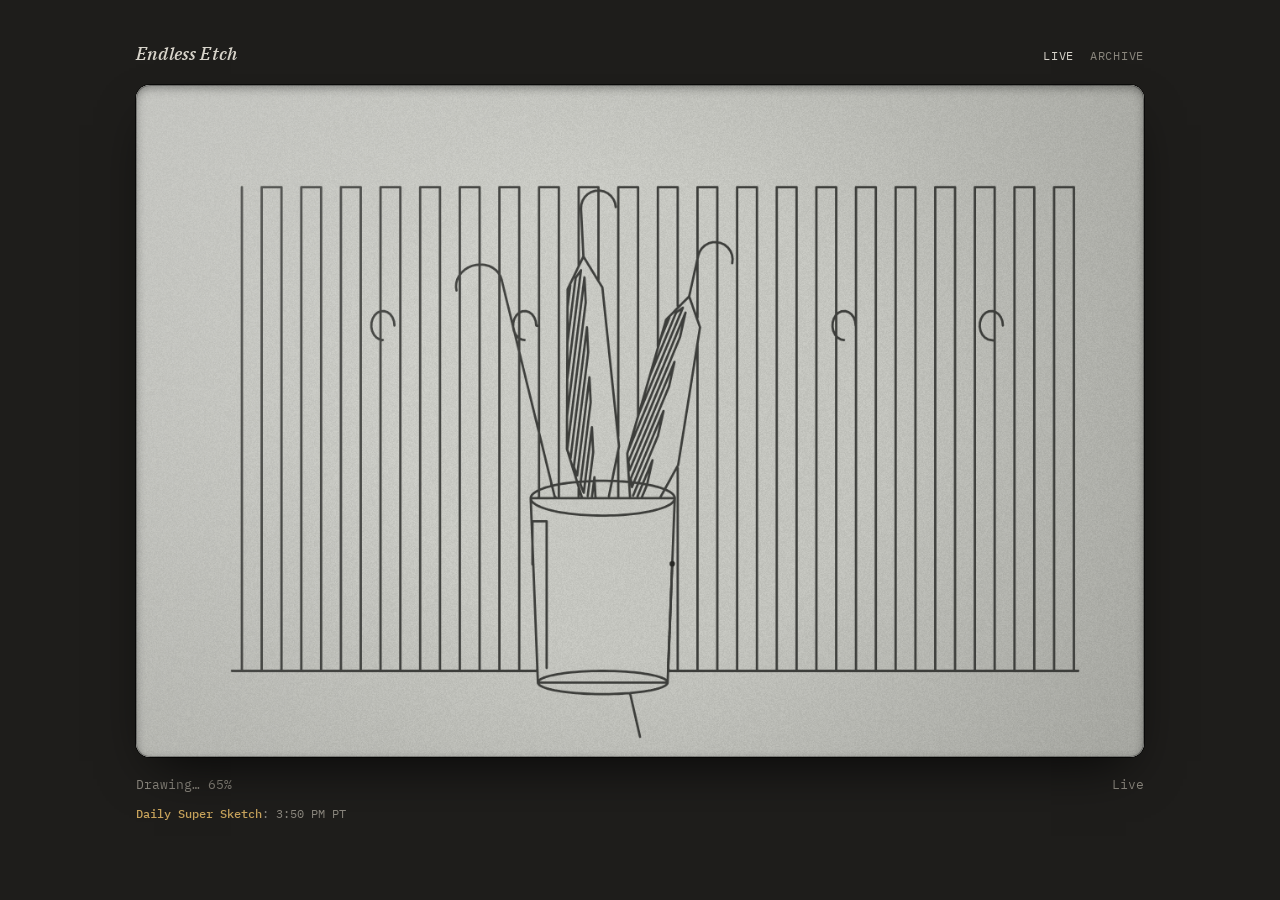
<file: index.html>
<!doctype html>
<html lang="en">
<head>
<meta charset="utf-8">
<meta name="viewport" content="width=device-width,initial-scale=1,viewport-fit=cover">
<title>Endless Etch</title>
<meta name="description" content="A live Etch A Sketch-style screen. Claude draws a real thing in one continuous line, a new drawing every ten minutes.">
<meta property="og:title" content="Endless Etch">
<meta property="og:description" content="A live Etch A Sketch-style screen. Claude draws a real thing in one continuous line, a new drawing every ten minutes.">
<meta property="og:url" content="https://endlessetch.art/">
<link rel="icon" href="data:image/svg+xml,%3Csvg xmlns='http://www.w3.org/2000/svg' viewBox='0 0 32 32'%3E%3Crect x='2' y='5' width='28' height='22' rx='4' fill='%23c6c7c1'/%3E%3Cpath d='M8 21 L12 12 L16 18 L20 10 L24 21' fill='none' stroke='%233d3e3b' stroke-width='2' stroke-linejoin='round'/%3E%3C/svg%3E">
<link rel="preconnect" href="https://fonts.googleapis.com">
<link rel="preconnect" href="https://fonts.gstatic.com" crossorigin>
<link rel="stylesheet" href="https://fonts.googleapis.com/css2?family=IBM+Plex+Mono:wght@400;500&family=IBM+Plex+Serif:ital,wght@1,500&display=swap">
<link rel="stylesheet" href="site.css">
<style>
:root{padding-top:env(safe-area-inset-top,0px);padding-bottom:env(safe-area-inset-bottom,0px)}
*,*::before,*::after{box-sizing:border-box}
[hidden]{display:none!important}
</style>
</head>
<body>
<main class="wrap">
  <header class="top">
    <a class="mark" href="./">Endless Etch</a>
    <nav aria-label="Pages"><a href="./" aria-current="page">Live</a><a href="archive.html">Archive</a></nav>
  </header>

  <div class="banner" id="banner" hidden><span class="star">★</span><span>Daily Super Sketch</span><small>20-minute master work · once a day</small></div>
  <div class="screen" id="screen" role="img" aria-label="Etch A Sketch style screen drawing a picture with one continuous line">
    <canvas id="bg" width="1200" height="800"></canvas>
    <canvas id="ink" width="1200" height="800"></canvas>
    <canvas id="tip" width="1200" height="800"></canvas>
    <div class="placard" id="placard" aria-live="polite"><span class="t" id="ptitle"></span><span class="m" id="pmeta"></span></div>
    <div class="flash" id="flash"></div>
  </div>

  <div class="status" aria-live="polite">
    <div class="left"><strong id="sk" hidden></strong><span id="st">Loading…</span><span class="cd" id="cd" role="timer" hidden></span></div>
    <span id="live">Live</span>
  </div>
  <p class="supernote" id="supernote" aria-live="polite"></p>
</main>

<script src="etch-core.js"></script>
<script src="etch-engine.js"></script>
<script src="etch-site.js"></script>
<script>
// ---- Live screen: every viewer works out the same sketch and progress from the clock ----
var CW=1200,CH=800,SC=CW/GW,HOME=ETCH.HOME,MANIFEST=null;
var bgx=$('bg').getContext('2d'),ink=$('ink').getContext('2d'),tip=$('tip').getContext('2d'),screenEl=$('screen'),flashEl=$('flash');
bgx.drawImage(makePowder(CW,CH),0,0);
function penStyle(){ink.globalCompositeOperation='source-over';ink.globalAlpha=1;ink.lineWidth=2.8;ink.lineCap='round';ink.lineJoin='round';ink.strokeStyle='#3d3e3b';}
penStyle();

var cache={};
function liveSlot(k){if(cache[k])return Promise.resolve(cache[k]);var e=etchEntryFor(MANIFEST,k);
  return loadBatch(e.file).then(function(B){if(cache[k])return cache[k];var s=etchSlot(B,e.startK,k),cum=new Float64Array(s.moves.length),t=0,x=HOME[0],y=HOME[1];
    for(var i=0;i<s.moves.length;i++){var m=s.moves[i];t+=Math.max(Math.abs(m.x-x),Math.abs(m.y-y))/(ETCH.V*m.m);x=m.x;y=m.y;cum[i]=t;}
    var budget=etchSlotSeconds(k)-ETCH.HOLD-ETCH.PREWIPE-ETCH.ERASE-ETCH.REST-0.5,speed=Math.max(0.4,t/budget);for(var j=0;j<cum.length;j++)cum[j]/=speed;
    cache[k]={k:k,subj:s.subj,title:s.title,master:s.master,batch:B.number,moves:s.moves,cum:cum,dur:t/speed,len:etchSlotSeconds(k)};for(var key in cache)if(+key<k-1)delete cache[key];return cache[k];});}

var slot=null,loading=-1;
function useSlot(s){slot={k:s.k,subj:s.subj,title:s.title,master:s.master,moves:s.moves,cum:s.cum,dur:s.dur,len:s.len,mi:0,pos:{x:HOME[0],y:HOME[1]},flashed:false,shook:false,pre:false};
  ink.clearRect(0,0,CW,CH);penStyle();$('placard').classList.remove('on');$('ptitle').textContent=s.title;$('pmeta').textContent=(s.master?'Daily Super Sketch · ':'')+s.subj.name;
  $('sk').innerHTML=s.master?'<span class="super">★ Daily Super Sketch</span>':'';$('sk').hidden=!s.master;
  $('banner').hidden=!s.master;screenEl.classList.toggle('super',!!s.master);superNote();}

// One line under the screen: when today's (or the next) Daily Super Sketch plays.
var noteKey=null;
function superKOfDay(d){return ETCH.ERA2.k+d*ETCH.ERA2.perDay+etchMasterPos(d);}
function superNote(){var k=nowK(),d=k<ETCH.ERA2.k?0:etchDayPos(k).d,km=superKOfDay(d),h;
  if(k===km&&slot&&slot.k===k&&slot.master)h='The <b>Daily Super Sketch</b> is drawing now.';
  else{var first=k<ETCH.ERA2.k,day=k>km?d+1:d,kk=superKOfDay(day),when=new Date(etchStartMs(kk)),
    same=new Intl.DateTimeFormat('en-CA',{timeZone:TZ}).format(when)===new Intl.DateTimeFormat('en-CA',{timeZone:TZ}).format(new Date());
    var at=when.toLocaleString('en-US',same?{timeZone:TZ,hour:'numeric',minute:'2-digit'}:{timeZone:TZ,weekday:'long',hour:'numeric',minute:'2-digit'});
    h=(same?'':(first?'First ':'Next '))+'<b>Daily Super Sketch</b>: '+at+' PT';}
  if(h!==noteKey){noteKey=h;$('supernote').innerHTML=h;$('supernote').hidden=!h;}}
setInterval(superNote,30000);

function advanceTo(t){var s=slot,td=Math.min(t,s.dur);
  ink.beginPath();ink.moveTo(s.pos.x*SC,s.pos.y*SC);var moved=false;
  while(s.mi<s.moves.length&&s.cum[s.mi]<=td){var m=s.moves[s.mi];s.pos.x=m.x;s.pos.y=m.y;ink.lineTo(m.x*SC,m.y*SC);s.mi++;moved=true;}
  if(s.mi<s.moves.length){var mm=s.moves[s.mi],t0=s.mi?s.cum[s.mi-1]:0,t1=s.cum[s.mi];
    var f=t1>t0?Math.max(0,Math.min(1,(td-t0)/(t1-t0))):1,px=s.mi?s.moves[s.mi-1].x:HOME[0],py=s.mi?s.moves[s.mi-1].y:HOME[1];
    var nx=px+(mm.x-px)*f,ny=py+(mm.y-py)*f;if(nx!==s.pos.x||ny!==s.pos.y){s.pos.x=nx;s.pos.y=ny;ink.lineTo(nx*SC,ny*SC);moved=true;}}
  if(moved)ink.stroke();}

function drawTip(p){tip.clearRect(0,0,CW,CH);tip.fillStyle='#262724';tip.beginPath();tip.arc(p.x*SC,p.y*SC,3.2,0,TAU);tip.fill();}
var lastFrame=performance.now(),status='';
function setStatus(h){if(h!==status){status=h;$('st').innerHTML=h;}}
// Countdown from the finished drawing to the shake that starts the next one (hidden the rest of the time).
var cdKey='';
function mmss(sec){sec=Math.max(0,Math.ceil(sec));return Math.floor(sec/60)+':'+('0'+sec%60).slice(-2);}
function setCountdown(sec,nextSuper){var h=sec==null?'':(nextSuper?'<span class="super">\u2605 Daily Super Sketch</span> in ':'Next drawing in ')+'<b>'+mmss(sec)+'</b>';
  if(h!==cdKey){cdKey=h;var el=$('cd');el.innerHTML=h;el.hidden=!h;}}
function loop(now){
  var dt=Math.min(0.05,(now-lastFrame)/1000);lastFrame=now;
  var nowMs=Date.now(),k=etchKAt(nowMs),t=(nowMs-etchStartMs(k))/1000;
  if((!slot||slot.k!==k)&&loading!==k){loading=k;screenEl.classList.remove('shake');
    liveSlot(k).then(function(s){if(nowK()===s.k)useSlot(s);loading=-1;},function(){loading=-1;setStatus('Could not load this sketch. Reload the page to try again.');});}
  var cd=null;
  if(slot&&slot.k===k){var s=slot,wipeAt=s.len-ETCH.ERASE-ETCH.REST;
    if(t<wipeAt)advanceTo(t);
    if(t<s.dur){setStatus((s.master?'Super Sketch · drawing… ':'Drawing… ')+Math.floor(t/s.dur*100)+'%');}
    else if(t<wipeAt){$('placard').classList.add('on');
      if(!s.flashed){s.flashed=true;if(t<s.dur+1){flashEl.classList.remove('on');void flashEl.offsetWidth;flashEl.classList.add('on');}}
      setStatus('<strong>'+esc(s.title)+'</strong> · finished');cd=wipeAt-t;
      if(!s.pre&&t>s.dur+ETCH.HOLD){s.pre=true;setTimeout(function(){liveSlot(k+1);},30);}}
    else if(t<s.len-ETCH.REST){$('placard').classList.remove('on');
      if(!s.shook){s.shook=true;screenEl.classList.remove('shake');void screenEl.offsetWidth;screenEl.classList.add('shake');}
      setStatus('Shaking clean…');
      var kk=Math.log(22)/ETCH.ERASE;ink.globalCompositeOperation='destination-out';
      ink.globalAlpha=1-Math.exp(-kk*dt);ink.fillStyle='#000';ink.fillRect(0,0,CW,CH);
      ink.globalAlpha=0.22;for(var i=0;i<6;i++){ink.beginPath();ink.arc(Math.random()*CW,Math.random()*CH,30+Math.random()*90,0,TAU);ink.fill();}
      penStyle();}
    else{screenEl.classList.remove('shake');setStatus('Next sketch in a moment…');}
    drawTip(s.pos);}
  setCountdown(cd,cd!=null&&etchIsMaster(k+1));
  requestAnimationFrame(loop);}

loadManifest().then(function(m){MANIFEST=m;requestAnimationFrame(loop);},function(){setStatus('Could not load the sketch list. Reload the page to try again.');});
</script>
</body>
</html>
</file>
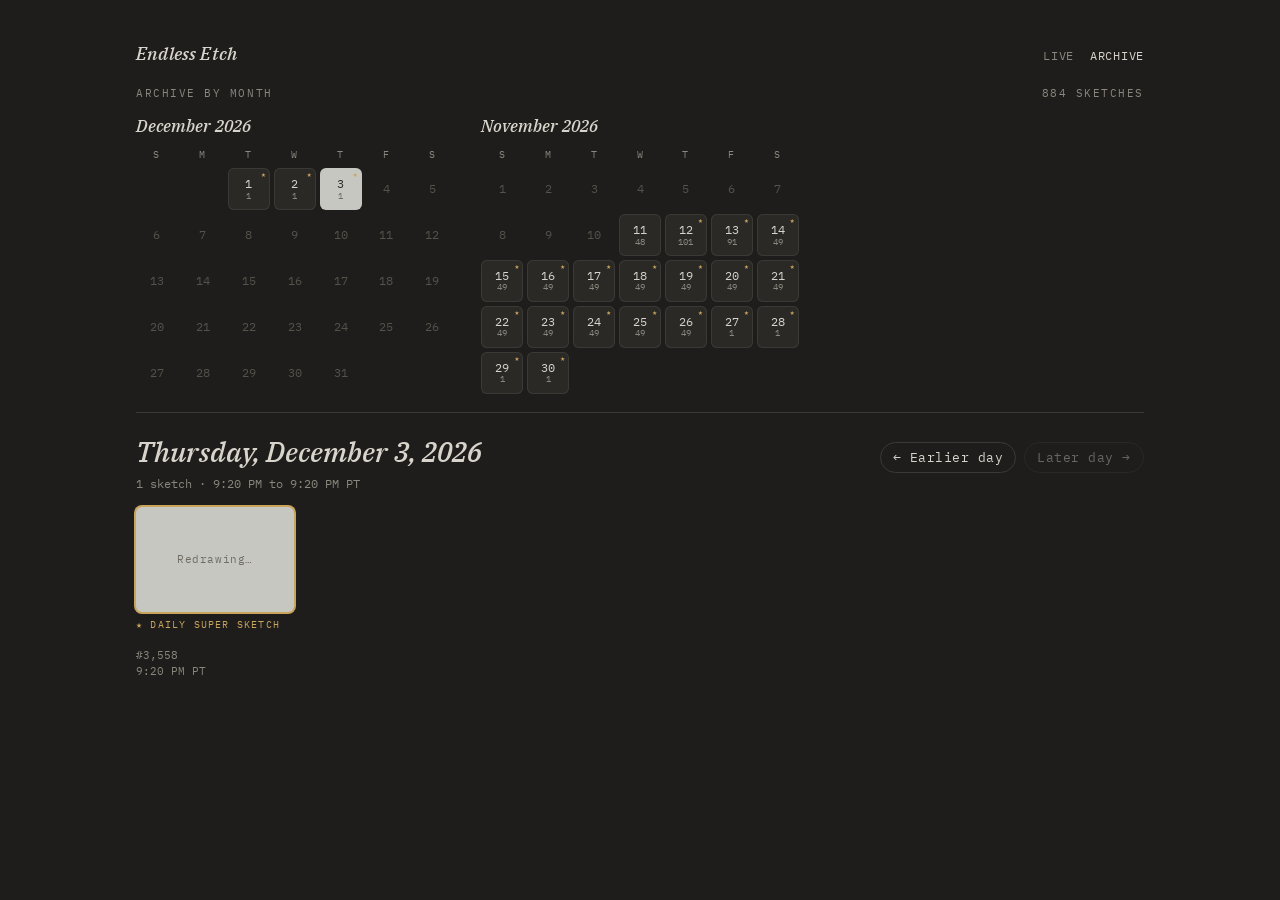
<file: archive.html>
<!doctype html>
<html lang="en">
<head>
<meta charset="utf-8">
<meta name="viewport" content="width=device-width,initial-scale=1,viewport-fit=cover">
<title>Endless Etch Archive</title>
<meta name="description" content="Every finished Endless Etch sketch, by month and day.">
<link rel="icon" href="data:image/svg+xml,%3Csvg xmlns='http://www.w3.org/2000/svg' viewBox='0 0 32 32'%3E%3Crect x='2' y='5' width='28' height='22' rx='4' fill='%23c6c7c1'/%3E%3Cpath d='M8 21 L12 12 L16 18 L20 10 L24 21' fill='none' stroke='%233d3e3b' stroke-width='2' stroke-linejoin='round'/%3E%3C/svg%3E">
<link rel="preconnect" href="https://fonts.googleapis.com">
<link rel="preconnect" href="https://fonts.gstatic.com" crossorigin>
<link rel="stylesheet" href="https://fonts.googleapis.com/css2?family=IBM+Plex+Mono:wght@400;500&family=IBM+Plex+Serif:ital,wght@1,500&display=swap">
<link rel="stylesheet" href="site.css">
<style>
:root{padding-top:env(safe-area-inset-top,0px);padding-bottom:env(safe-area-inset-bottom,0px)}
*,*::before,*::after{box-sizing:border-box}
img{max-width:100%}
[hidden]{display:none!important}
</style>
</head>
<body>
<main class="wrap">
  <header class="top">
    <a class="mark" href="./">Endless Etch</a>
    <nav aria-label="Pages"><a href="./">Live</a><a href="archive.html" aria-current="page">Archive</a></nav>
  </header>

  <section aria-labelledby="calhead" style="display:grid;gap:12px">
    <div class="top"><span class="label" id="calhead">Archive by month</span><span class="label" id="total"></span></div>
    <div class="months" id="months"><div class="empty">Loading the archive…</div></div>
  </section>

  <section class="day" id="day" aria-live="polite" hidden>
    <header>
      <div style="display:grid;gap:2px;min-width:0">
        <h1 id="dayname"></h1>
        <span class="meta" id="daymeta"></span>
      </div>
      <div class="pager"><button type="button" id="prev">← Earlier day</button><button type="button" id="next">Later day →</button></div>
    </header>
    <div class="grid" id="grid"></div>
  </section>
</main>

<div class="lightbox" id="lb" hidden>
  <div class="box">
    <img id="lbimg" alt="">
    <div class="row"><span id="lbcap"></span><span>Right-click or press and hold the image to save it</span><button id="lbclose" type="button">Close</button></div>
  </div>
</div>

<script src="etch-core.js"></script>
<script src="etch-engine.js"></script>
<script src="etch-site.js"></script>
<script>
// ---- Archive: finished sketches grouped by Pacific-time day, shown as month calendars ----
var MANIFEST=null,DAYS=[],LAST=-1,current=null;
var dayFmt=new Intl.DateTimeFormat('en-CA',{timeZone:TZ,year:'numeric',month:'2-digit',day:'2-digit'});
function dayOf(k){return dayFmt.format(kDate(k));}
function longDay(key){var p=key.split('-');return new Date(Date.UTC(+p[0],+p[1]-1,+p[2])).toLocaleDateString('en-US',{timeZone:'UTC',weekday:'long',month:'long',day:'numeric',year:'numeric'});}

// Group the archive's sketch numbers [a0, last] into Pacific-time days: [{key:'YYYY-MM-DD', ks:[k...]}], oldest first.
// Ranges listed in batches.json "skip" (repeats from the 5-minute era) are left out, and from Nov 13 2026 on
// each batch's repeat plays are too, so every subject appears once.
function hidden(k){var sk=MANIFEST.skip||[];for(var i=0;i<sk.length;i++)if(k>=sk[i][0]&&k<=sk[i][1])return true;return etchIsRepeat(MANIFEST,k);}
function buildDays(a0,last){var out=[],cur=null;
  for(var k=a0;k<=last;k++){if(hidden(k))continue;var d=dayOf(k);if(!cur||cur.key!==d){cur={key:d,ks:[]};out.push(cur);}cur.ks.push(k);}
  return out;}

function renderMonths(){var box=$('months');box.innerHTML='';
  if(!DAYS.length){box.innerHTML='<div class="empty">The first sketch appears here once it finishes on the live screen.</div>';return;}
  var byMonth={},order=[];DAYS.forEach(function(d){var m=d.key.slice(0,7);if(!byMonth[m]){byMonth[m]={};order.push(m);}byMonth[m][+d.key.slice(8)]=d;});
  order.reverse().forEach(function(m){var y=+m.slice(0,4),mo=+m.slice(5,7),first=new Date(Date.UTC(y,mo-1,1)).getUTCDay(),n=new Date(Date.UTC(y,mo,0)).getUTCDate();
    var sec=document.createElement('div');sec.className='month';
    var name=new Date(Date.UTC(y,mo-1,1)).toLocaleDateString('en-US',{timeZone:'UTC',month:'long',year:'numeric'});
    var h='<h2>'+name+'</h2><div class="cal" role="grid" aria-label="'+name+'">';['S','M','T','W','T','F','S'].forEach(function(w){h+='<span class="wd" aria-hidden="true">'+w+'</span>';});
    for(var b=0;b<first;b++)h+='<span></span>';
    for(var dd=1;dd<=n;dd++){var d=byMonth[m][dd];
      if(d){var c=d.ks.length,hs=d.ks.some(etchIsMaster);h+='<a class="d'+(hs?' has-super':'')+'" href="#'+d.key+'"'+(current===d.key?' aria-current="date"':'')+' aria-label="'+longDay(d.key)+', '+c+' sketches'+(hs?', with a Daily Super Sketch':'')+'">'+dd+'<small>'+c+'</small></a>';}
      else h+='<span class="d">'+dd+'</span>';}
    sec.innerHTML=h+'</div>';box.appendChild(sec);});
  var total=DAYS.reduce(function(n,d){return n+d.ks.length;},0);$('total').textContent=total.toLocaleString('en-US')+(total===1?' sketch':' sketches');}

var io='IntersectionObserver' in window?new IntersectionObserver(function(es){es.forEach(function(en){if(en.isIntersecting){io.unobserve(en.target);fill(en.target);}});},{rootMargin:'400px'}):null;
function fill(el){var k=+el.dataset.k;Redraw.request(k,function(r){if(!r)return;var b=el.querySelector('button');paintSketch(el.querySelector('canvas'),r,330,220,false);b.classList.remove('wait');
  b.setAttribute('aria-label','Open sketch '+tag(k)+', '+r.title);el.querySelector('b').textContent=r.title;el.querySelector('.sub').textContent=tag(k)+' · '+r.name;});}
function makeTile(k){var f=document.createElement('figure'),sup=etchIsMaster(k);f.className='tile'+(sup?' super':'');f.dataset.k=k;
  f.innerHTML='<button type="button" class="wait" aria-label="Open sketch '+tag(k)+'"><canvas width="330" height="220"></canvas></button><figcaption>'+(sup?'<span class="flag">★ Daily Super Sketch</span>':'')+'<b>&nbsp;</b><span class="sub">'+tag(k)+'</span><span>'+fmtTime(k)+' PT</span></figcaption>';
  f.querySelector('button').onclick=function(){openLightbox(k);};
  if(Redraw.get(k)||!io)fill(f);else io.observe(f);return f;}

function dayIndex(key){for(var i=0;i<DAYS.length;i++)if(DAYS[i].key===key)return i;return -1;}
function showDay(key){var i=dayIndex(key);if(i<0)i=DAYS.length-1;if(i<0){$('day').hidden=true;return;}
  var d=DAYS[i],same=current===d.key,grid=$('grid');current=d.key;$('day').hidden=false;
  $('dayname').textContent=longDay(d.key);var c=d.ks.length,first=d.ks[0],lastk=d.ks[c-1];
  $('daymeta').textContent=c+(c===1?' sketch':' sketches')+' · '+fmtTime(first)+' to '+fmtTime(lastk)+' PT'+(i===DAYS.length-1&&dayOf(nowK())===d.key?' · still drawing today':'');
  $('prev').disabled=i===0;$('next').disabled=i===DAYS.length-1;
  if(same&&grid.firstChild){var top=+grid.firstChild.dataset.k;d.ks.forEach(function(k){if(k>top)grid.insertBefore(makeTile(k),grid.firstChild);});}
  else{grid.innerHTML='';for(var i2=c-1;i2>=0;i2--)grid.appendChild(makeTile(d.ks[i2]));}
  document.querySelectorAll('.cal a.d').forEach(function(a){if(a.getAttribute('href')==='#'+d.key)a.setAttribute('aria-current','date');else a.removeAttribute('aria-current');});}

function refresh(){var last=nowK()-1;if(last===LAST)return;LAST=last;DAYS=buildDays(MANIFEST.archiveStart,LAST);
  var want=(location.hash||'').slice(1);if(!want||dayIndex(want)<0)want=DAYS.length?DAYS[DAYS.length-1].key:null;
  showDay(current&&dayIndex(current)>=0?current:want);renderMonths();}
$('prev').onclick=function(){var i=dayIndex(current);if(i>0)location.hash=DAYS[i-1].key;};
$('next').onclick=function(){var i=dayIndex(current);if(i<DAYS.length-1)location.hash=DAYS[i+1].key;};
window.addEventListener('hashchange',function(){var k=location.hash.slice(1);if(dayIndex(k)>=0){showDay(k);window.scrollTo({top:$('day').offsetTop-12,behavior:'smooth'});}});
wireLightbox();
loadManifest().then(function(m){MANIFEST=m;Redraw.setManifest(m);var h=location.hash.slice(1);if(/^\d{4}-\d{2}-\d{2}$/.test(h))current=h;refresh();setInterval(refresh,20000);},
  function(){$('months').innerHTML='<div class="empty">Could not load the archive. Reload the page to try again.</div>';});
</script>
</body>
</html>
</file>
<file: site.css>
/* Endless Etch — shared styles for the live page and the archive.
   Layout: a dark ground; the live page is one recessed powder-grey screen; the archive is month calendars over a day's grid. */
:root{
  --ground:#1e1d1b;
  --ground-2:#2a2926;
  --text:#d8d4cb;
  --muted:#8b877e;
  --hair:#3b3935;
  --powder:#c6c7c1;
  --card:#f3f1ea;
  --mono:'IBM Plex Mono', ui-monospace, SFMono-Regular, Menlo, Consolas, monospace;
  --serif:'IBM Plex Serif', Georgia, 'Times New Roman', serif;
  color-scheme:dark;
}
html,body{min-height:100%}
body{background:var(--ground);color:var(--text);font-family:var(--mono);font-size:13px;line-height:1.5;margin:0}
a{color:var(--text);text-underline-offset:3px;text-decoration-color:var(--muted)}
a:hover{text-decoration-color:var(--text)}
a:focus-visible,button:focus-visible{outline:2px solid var(--text);outline-offset:2px}
.wrap{max-width:1040px;margin:0 auto;display:grid;gap:18px;
  padding-block:clamp(16px,4vw,40px);
  padding-left:max(16px,env(safe-area-inset-left,0px));
  padding-right:max(16px,env(safe-area-inset-right,0px))}

.top{display:flex;justify-content:space-between;align-items:baseline;gap:12px;flex-wrap:wrap}
.mark{font-family:var(--serif);font-style:italic;font-weight:500;font-size:18px;letter-spacing:.01em;text-decoration:none}
.top nav{display:flex;gap:16px;font-size:12px;letter-spacing:.06em;text-transform:uppercase}
.top nav a{text-decoration:none;color:var(--muted)}
.top nav a:hover,.top nav a[aria-current="page"]{color:var(--text)}

/* live screen */
.screen{position:relative;width:100%;max-width:100%;aspect-ratio:3/2;border-radius:14px;overflow:hidden;background:var(--powder);
  box-shadow:0 0 0 1px rgba(0,0,0,.65),0 22px 50px -18px rgba(0,0,0,.8)}
.screen canvas{position:absolute;inset:0;width:100%;height:100%;display:block}
.screen::after{content:"";position:absolute;inset:0;pointer-events:none;border-radius:inherit;
  background:linear-gradient(116deg,rgba(255,255,255,.20) 0%,rgba(255,255,255,.06) 26%,rgba(255,255,255,0) 44%);
  box-shadow:inset 0 3px 10px rgba(0,0,0,.35),inset 0 0 0 1px rgba(0,0,0,.28)}
.placard{position:absolute;right:3%;bottom:4%;max-width:min(62%,320px);background:var(--card);color:#2b2a27;border-radius:3px;padding:7px 11px 8px;
  box-shadow:0 1px 0 rgba(0,0,0,.25),0 6px 16px -6px rgba(0,0,0,.45);display:grid;gap:2px;opacity:0;transform:translateY(6px);transition:opacity .6s ease,transform .6s ease;pointer-events:none}
.placard.on{opacity:1;transform:none}
.placard .t{font-family:var(--serif);font-style:italic;font-weight:500;font-size:clamp(12px,2.2vw,17px);line-height:1.25}
.placard .m{font-size:clamp(9px,1.4vw,11px);letter-spacing:.06em;color:#6f6c64}
.flash{position:absolute;inset:0;background:#fff;opacity:0;pointer-events:none}
.flash.on{animation:flash .55s ease-out}
@keyframes flash{0%{opacity:.75}100%{opacity:0}}
.screen.shake{animation:shake .13s linear 11}
@keyframes shake{0%{transform:translate(0,0) rotate(0)}25%{transform:translate(-7px,3px) rotate(-.7deg)}50%{transform:translate(6px,-4px) rotate(.6deg)}75%{transform:translate(-4px,-2px) rotate(-.3deg)}100%{transform:translate(0,0) rotate(0)}}
@media (prefers-reduced-motion:reduce){.screen.shake,.flash.on{animation:none}.placard{transition:none}}
.status{display:flex;flex-wrap:wrap;align-items:center;justify-content:space-between;gap:10px 16px;font-variant-numeric:tabular-nums;color:var(--muted)}
.status strong{color:var(--text);font-weight:500}
.status .left{display:flex;gap:14px;flex-wrap:wrap;min-width:0}
.status .cd{white-space:nowrap}
.status .cd b{color:var(--text);font-weight:500}

button{font:inherit;color:var(--text);background:transparent;border:1px solid var(--hair);border-radius:999px;padding:5px 12px;cursor:pointer;letter-spacing:.04em}
button:hover{border-color:var(--muted)}
button:disabled{opacity:.4;cursor:default}
.label{font-size:11px;letter-spacing:.14em;text-transform:uppercase;color:var(--muted)}

/* archive: months */
.months{display:grid;grid-template-columns:repeat(auto-fill,minmax(260px,1fr));gap:20px 28px}
.month h2{font-family:var(--serif);font-style:italic;font-weight:500;font-size:17px;margin:0 0 8px}
.cal{display:grid;grid-template-columns:repeat(7,1fr);gap:4px;font-variant-numeric:tabular-nums}
.cal .wd{font-size:10px;letter-spacing:.1em;color:var(--muted);text-align:center;padding-bottom:2px}
.cal .d{aspect-ratio:1;border-radius:6px;display:grid;place-content:center;text-align:center;font-size:12px;color:#55524c;line-height:1.15}
.cal a.d{background:var(--ground-2);color:var(--text);text-decoration:none;box-shadow:inset 0 0 0 1px var(--hair)}
.cal a.d small{display:block;font-size:9px;color:var(--muted)}
.cal a.d:hover{box-shadow:inset 0 0 0 1px var(--muted)}
.cal a.d[aria-current="date"]{background:var(--powder);color:#2b2a27;box-shadow:none}
.cal a.d[aria-current="date"] small{color:#6f6c64}

/* archive: one day */
.day{display:grid;gap:14px;border-top:1px solid var(--hair);padding-top:18px}
.day header{display:flex;justify-content:space-between;align-items:baseline;gap:10px 16px;flex-wrap:wrap}
.day h1{font-family:var(--serif);font-style:italic;font-weight:500;font-size:clamp(20px,3.4vw,28px);margin:0;text-wrap:balance}
.day .meta{color:var(--muted);font-size:12px;font-variant-numeric:tabular-nums}
.day .pager{display:flex;gap:8px}
.grid{display:grid;grid-template-columns:repeat(auto-fill,minmax(150px,1fr));gap:16px 12px}
.tile{display:grid;gap:6px;min-width:0;margin:0}
.tile button{padding:0;border:0;border-radius:6px;overflow:hidden;display:block;line-height:0;background:var(--powder);box-shadow:0 0 0 1px rgba(0,0,0,.6);width:100%;aspect-ratio:3/2;position:relative}
.tile canvas{width:100%;height:100%;display:block}
.tile button.wait::after{content:"Redrawing…";position:absolute;inset:0;display:grid;place-items:center;font-size:11px;line-height:1;color:#6f6c64}
.tile figcaption{font-size:11px;color:var(--muted);line-height:1.45;min-width:0}
.tile figcaption b{display:block;color:var(--text);font-weight:500;white-space:nowrap;overflow:hidden;text-overflow:ellipsis}
.tile figcaption span{display:block;white-space:nowrap;overflow:hidden;text-overflow:ellipsis}
.empty{color:var(--muted);font-size:12px;padding:8px 0}

.lightbox{position:fixed;inset:0;z-index:20;background:rgba(10,10,9,.88);display:grid;place-items:center;
  padding:calc(20px + env(safe-area-inset-top,0px)) max(16px,env(safe-area-inset-right,0px)) calc(20px + env(safe-area-inset-bottom,0px)) max(16px,env(safe-area-inset-left,0px))}
.lightbox .box{display:grid;gap:12px;width:min(920px,100%)}
.lightbox img{width:100%;border-radius:10px;box-shadow:0 0 0 1px rgba(0,0,0,.7);background:var(--powder);aspect-ratio:3/2}
.lightbox .row{display:flex;justify-content:space-between;align-items:center;gap:12px;flex-wrap:wrap;color:var(--muted)}
.lightbox .row b{color:var(--text);font-weight:500}

/* Daily Super Sketch: one 20-minute master work a day, flagged on the live screen and in the archive */
:root{--brass:#c9a45c;--brass-ink:#5a4520}
.banner{display:flex;align-items:baseline;flex-wrap:wrap;gap:4px 12px;margin-bottom:-8px;color:var(--brass);
  font-size:12px;font-weight:500;letter-spacing:.16em;text-transform:uppercase;animation:bannerIn .8s ease}
.banner .star{font-size:15px;letter-spacing:0}
.banner small{font-size:11px;letter-spacing:.04em;text-transform:none;color:var(--muted);font-weight:400}
@keyframes bannerIn{from{opacity:0;transform:translateY(-4px)}to{opacity:1;transform:none}}
.screen.super{box-shadow:0 0 0 2px var(--brass),0 0 28px -4px rgba(201,164,92,.45),0 22px 50px -18px rgba(0,0,0,.8)}
.status .super{color:var(--brass)}
.supernote{margin:-8px 0 0;font-size:12px;color:var(--muted);font-variant-numeric:tabular-nums}
.supernote b{color:var(--brass);font-weight:500}
.tile.super button{box-shadow:0 0 0 2px var(--brass),0 0 0 1px rgba(0,0,0,.6)}
.tile figcaption .flag{color:var(--brass);font-size:10px;letter-spacing:.12em;text-transform:uppercase}
.cal a.d.has-super::after{content:"★";position:absolute;top:2px;right:4px;font-size:8px;color:var(--brass)}
.cal a.d{position:relative}
@media (prefers-reduced-motion:reduce){.banner{animation:none}}
</file>
